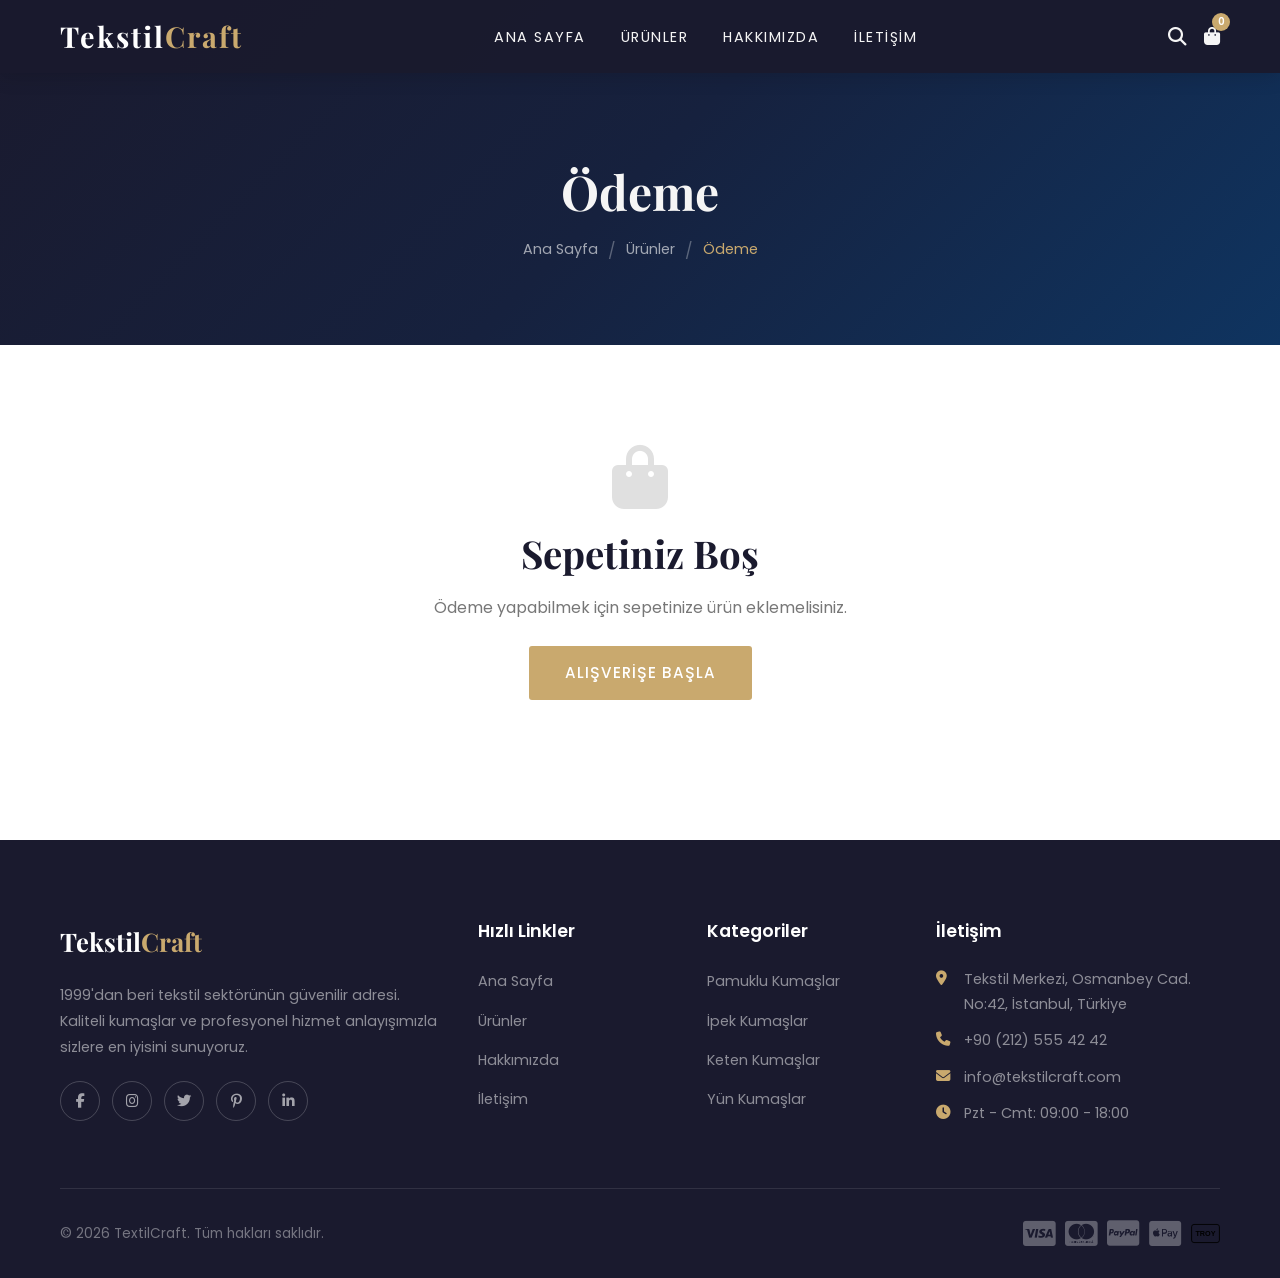
<file: checkout.html>
<!DOCTYPE html>
<html lang="tr">
<head>
  <meta charset="UTF-8">
  <meta name="viewport" content="width=device-width, initial-scale=1.0">
  <meta name="description" content="TextilCraft - Ödeme sayfası. Siparişinizi tamamlayın.">
  <title>Ödeme | TextilCraft</title>
  <link rel="preconnect" href="https://fonts.googleapis.com">
  <link rel="preconnect" href="https://fonts.gstatic.com" crossorigin>
  <link href="https://fonts.googleapis.com/css2?family=Playfair+Display:wght@400;500;600;700&family=Poppins:wght@300;400;500;600;700&display=swap" rel="stylesheet">
  <link rel="stylesheet" href="https://cdnjs.cloudflare.com/ajax/libs/font-awesome/6.5.1/css/all.min.css">
  <link rel="stylesheet" href="css/style.css">
</head>
<body>

  <!-- Preloader -->
  <div id="preloader">
    <div class="spinner"></div>
  </div>

  <!-- Header -->
  <header class="header scrolled" id="header">
    <div class="container">
      <a href="index.html" class="logo">Tekstil<span>Craft</span></a>
      <nav>
        <ul class="nav-links" id="navLinks">
          <li><a href="index.html">Ana Sayfa</a></li>
          <li><a href="products.html">Ürünler</a></li>
          <li><a href="about.html">Hakkımızda</a></li>
          <li><a href="contact.html">İletişim</a></li>
        </ul>
      </nav>
      <div class="nav-icons">
        <a href="#" id="searchToggle"><i class="fas fa-search"></i></a>
        <a href="#" id="cartToggle" class="cart-icon">
          <i class="fas fa-shopping-bag"></i>
          <span class="cart-count" id="cartCount">0</span>
        </a>
        <div class="menu-toggle" id="menuToggle">
          <span></span>
          <span></span>
          <span></span>
        </div>
      </div>
    </div>
  </header>

  <!-- Page Header -->
  <section class="page-header">
    <div class="hero-bg-pattern"></div>
    <h1>Ödeme</h1>
    <div class="breadcrumb">
      <a href="index.html">Ana Sayfa</a>
      <span>/</span>
      <a href="products.html">Ürünler</a>
      <span>/</span>
      <span class="current">Ödeme</span>
    </div>
  </section>

  <!-- Checkout Section -->
  <section class="checkout-section">
    <div class="container">
      <div class="checkout-grid">
        <!-- Checkout Form -->
        <div class="checkout-form">
          <h3><i class="fas fa-user" style="margin-right: 10px; color: var(--accent);"></i>Teslimat Bilgileri</h3>
          <form id="checkoutForm">
            <div class="form-row" style="display: grid; grid-template-columns: 1fr 1fr; gap: 15px;">
              <div class="form-group">
                <label for="firstName">Ad *</label>
                <input type="text" id="firstName" placeholder="Adınız" required>
              </div>
              <div class="form-group">
                <label for="lastName">Soyad *</label>
                <input type="text" id="lastName" placeholder="Soyadınız" required>
              </div>
            </div>
            <div class="form-group">
              <label for="email">E-posta *</label>
              <input type="email" id="email" placeholder="ornek@email.com" required>
            </div>
            <div class="form-group">
              <label for="phone">Telefon *</label>
              <input type="tel" id="phone" placeholder="+90 (5XX) XXX XX XX" required>
            </div>
            <div class="form-group">
              <label for="address">Adres *</label>
              <input type="text" id="address" placeholder="Sokak, Mahalle, Bina No" required>
            </div>
            <div class="form-row" style="display: grid; grid-template-columns: 1fr 1fr; gap: 15px;">
              <div class="form-group">
                <label for="city">Şehir *</label>
                <select id="city" required>
                  <option value="">Şehir Seçin</option>
                  <option value="istanbul">İstanbul</option>
                  <option value="ankara">Ankara</option>
                  <option value="izmir">İzmir</option>
                  <option value="bursa">Bursa</option>
                  <option value="antalya">Antalya</option>
                  <option value="adana">Adana</option>
                  <option value="konya">Konya</option>
                  <option value="gaziantep">Gaziantep</option>
                  <option value="diger">Diğer</option>
                </select>
              </div>
              <div class="form-group">
                <label for="zip">Posta Kodu *</label>
                <input type="text" id="zip" placeholder="34000" required>
              </div>
            </div>
            <div class="form-group" style="margin-top: 10px;">
              <label style="display: flex; align-items: center; gap: 8px; cursor: pointer; font-weight: 400;">
                <input type="checkbox" id="saveInfo" style="accent-color: var(--accent); width: 18px; height: 18px;">
                Bilgilerimi sonraki siparişlerim için kaydet
              </label>
            </div>

            <h3 style="margin-top: 35px;"><i class="fas fa-credit-card" style="margin-right: 10px; color: var(--accent);"></i>Ödeme Yöntemi</h3>
            <div class="payment-methods">
              <div class="payment-option selected">
                <input type="radio" name="payment" value="credit" checked>
                <i class="fas fa-credit-card"></i>
                <span>Kredi / Banka Kartı</span>
              </div>
              <div class="payment-option">
                <input type="radio" name="payment" value="transfer">
                <i class="fas fa-university"></i>
                <span>Havale / EFT</span>
              </div>
              <div class="payment-option">
                <input type="radio" name="payment" value="door">
                <i class="fas fa-money-bill-wave"></i>
                <span>Kapıda Ödeme (+₺15.00)</span>
              </div>
            </div>

            <div id="creditCardFields" style="margin-top: 20px;">
              <div class="form-group">
                <label for="cardNumber">Kart Numarası *</label>
                <input type="text" id="cardNumber" placeholder="XXXX XXXX XXXX XXXX" maxlength="19">
              </div>
              <div class="form-row" style="display: grid; grid-template-columns: 1fr 1fr; gap: 15px;">
                <div class="form-group">
                  <label for="cardExpiry">Son Kullanma *</label>
                  <input type="text" id="cardExpiry" placeholder="AA/YY" maxlength="5">
                </div>
                <div class="form-group">
                  <label for="cardCvv">CVV *</label>
                  <input type="text" id="cardCvv" placeholder="XXX" maxlength="3">
                </div>
              </div>
            </div>

            <button type="submit" class="btn btn-primary checkout-btn">
              <i class="fas fa-lock" style="margin-right: 8px;"></i>Siparişi Tamamla
            </button>
          </form>
        </div>

        <!-- Order Summary -->
        <div class="checkout-summary">
          <h3><i class="fas fa-shopping-bag" style="margin-right: 10px; color: var(--accent);"></i>Sipariş Özeti</h3>
          <div class="checkout-items" id="checkoutItems">
            <!-- Items will be populated by JS -->
          </div>
          <div class="checkout-totals">
            <div class="total-row">
              <span>Ara Toplam</span>
              <span id="checkoutSubtotal">₺0.00</span>
            </div>
            <div class="total-row">
              <span>Kargo</span>
              <span id="checkoutShipping">Ücretsiz</span>
            </div>
            <div class="total-row">
              <span>KDV (%20)</span>
              <span id="checkoutTax">₺0.00</span>
            </div>
            <div class="total-row grand-total">
              <span>Toplam</span>
              <span id="checkoutGrandTotal">₺0.00</span>
            </div>
          </div>
          <div style="margin-top: 20px; padding: 15px; background: rgba(201,169,110,0.1); border-radius: 8px; text-align: center;">
            <i class="fas fa-shield-alt" style="color: var(--accent); font-size: 1.2rem;"></i>
            <p style="font-size: 0.85rem; margin-top: 5px; color: var(--text-muted);">256-bit SSL ile güvenli ödeme</p>
          </div>
        </div>
      </div>
    </div>
  </section>

  <!-- Footer -->
  <footer class="footer">
    <div class="container">
      <div class="footer-grid">
        <div class="footer-about">
          <div class="footer-logo">Tekstil<span>Craft</span></div>
          <p>1999'dan beri tekstil sektörünün güvenilir adresi. Kaliteli kumaşlar ve profesyonel hizmet anlayışımızla sizlere en iyisini sunuyoruz.</p>
          <div class="footer-social">
            <a href="https://facebook.com/tekstilcraft" target="_blank" rel="noopener noreferrer"><i class="fab fa-facebook-f"></i></a>
            <a href="https://instagram.com/tekstilcraft" target="_blank" rel="noopener noreferrer"><i class="fab fa-instagram"></i></a>
            <a href="https://twitter.com/tekstilcraft" target="_blank" rel="noopener noreferrer"><i class="fab fa-twitter"></i></a>
            <a href="https://pinterest.com/tekstilcraft" target="_blank" rel="noopener noreferrer"><i class="fab fa-pinterest-p"></i></a>
            <a href="https://linkedin.com/company/tekstilcraft" target="_blank" rel="noopener noreferrer"><i class="fab fa-linkedin-in"></i></a>
          </div>
        </div>
        <div class="footer-col">
          <h4>Hızlı Linkler</h4>
          <ul>
            <li><a href="index.html">Ana Sayfa</a></li>
            <li><a href="products.html">Ürünler</a></li>
            <li><a href="about.html">Hakkımızda</a></li>
            <li><a href="contact.html">İletişim</a></li>
          </ul>
        </div>
        <div class="footer-col">
          <h4>Kategoriler</h4>
          <ul>
            <li><a href="products.html?filter=pamuk">Pamuklu Kumaşlar</a></li>
            <li><a href="products.html?filter=ipek">İpek Kumaşlar</a></li>
            <li><a href="products.html?filter=keten">Keten Kumaşlar</a></li>
            <li><a href="products.html?filter=yun">Yün Kumaşlar</a></li>
          </ul>
        </div>
        <div class="footer-col">
          <h4>İletişim</h4>
          <ul class="footer-contact">
            <li><i class="fas fa-map-marker-alt"></i> Tekstil Merkezi, Osmanbey Cad. No:42, İstanbul, Türkiye</li>
            <li><i class="fas fa-phone"></i> +90 (212) 555 42 42</li>
            <li><i class="fas fa-envelope"></i> info@tekstilcraft.com</li>
            <li><i class="fas fa-clock"></i> Pzt - Cmt: 09:00 - 18:00</li>
          </ul>
        </div>
      </div>
      <div class="footer-bottom">
                <p>&copy; 2026 TextilCraft. Tüm hakları saklıdır.</p>
                <div class="payment-icons">
                  <i class="fab fa-cc-visa"></i>
                  <i class="fab fa-cc-mastercard"></i>
                  <i class="fab fa-cc-paypal"></i>
                  <i class="fab fa-cc-apple-pay"></i>
                  <img src="assets/images/troy.svg" alt="Troy" class="troy-icon">
                </div>
      </div>
    </div>
  </footer>

  <!-- Cart Sidebar -->
  <div class="cart-overlay" id="cartOverlay"></div>
  <div class="cart-sidebar" id="cartSidebar">
    <div class="cart-header">
      <h3>Sepetim (<span id="cartItemCount">0</span>)</h3>
      <button class="cart-close" id="cartClose">&times;</button>
    </div>
    <div class="cart-items" id="cartItems">
      <div class="cart-empty">
        <i class="fas fa-shopping-bag"></i>
        <p>Sepetiniz boş</p>
      </div>
    </div>
    <div class="cart-footer">
      <div class="cart-total">
        <span>Toplam:</span>
        <span id="cartTotal">₺0.00</span>
      </div>
      <a href="checkout.html" class="btn btn-primary">Ödemeye Geç</a>
    </div>
  </div>

  <!-- Search Overlay -->
  <div class="search-overlay" id="searchOverlay">
    <button class="search-close" id="searchClose">&times;</button>
    <h2>Ne Aramıştınız?</h2>
    <div class="search-input-wrap">
      <input type="text" id="searchInput" placeholder="Ürün adı veya kategori yazın...">
      <i class="fas fa-search search-icon"></i>
    </div>
    <div class="search-results" id="searchResults"></div>
  </div>

  <!-- Back to Top -->
  <button class="back-to-top" id="backToTop">
    <i class="fas fa-arrow-up"></i>
  </button>

  <script src="js/main.js"></script>
  <script>
    /* Checkout Page Logic */
    (function () {
      var cart = JSON.parse(localStorage.getItem('textilcraft_cart') || '[]');

      if (cart.length === 0) {
        document.querySelector('.checkout-grid').innerHTML =
          '<div style="text-align: center; padding: 60px 20px; grid-column: 1 / -1;">' +
          '<i class="fas fa-shopping-bag" style="font-size: 4rem; color: var(--border); margin-bottom: 20px;"></i>' +
          '<h2 style="margin-bottom: 15px;">Sepetiniz Boş</h2>' +
          '<p style="color: var(--text-muted); margin-bottom: 25px;">Ödeme yapabilmek için sepetinize ürün eklemelisiniz.</p>' +
          '<a href="products.html" class="btn btn-primary">Alışverişe Başla</a></div>';
        return;
      }

      // Populate order items
      var itemsHtml = '';
      var subtotal = 0;

      // Group items
      var grouped = {};
      for (var i = 0; i < cart.length; i++) {
        var key = cart[i].name;
        if (!grouped[key]) {
          grouped[key] = { name: cart[i].name, price: cart[i].price, img: cart[i].img, qty: 0 };
        }
        grouped[key].qty += (cart[i].qty || 1);
      }

      for (var k in grouped) {
        var item = grouped[k];
        var itemTotal = item.price * item.qty;
        subtotal += itemTotal;
        itemsHtml += '<div class="checkout-item">' +
          '<img src="' + item.img + '" alt="' + item.name + '">' +
          '<div class="checkout-item-info">' +
          '<h4>' + item.name + '</h4>' +
          '<p>Adet: ' + item.qty + '</p>' +
          '</div>' +
          '<span class="checkout-item-price">₺' + itemTotal.toFixed(2) + '</span>' +
          '</div>';
      }

      document.getElementById('checkoutItems').innerHTML = itemsHtml;

      var shipping = subtotal >= 500 ? 0 : 29.90;
      var tax = subtotal * 0.20;
      var grandTotal = subtotal + shipping + tax;

      document.getElementById('checkoutSubtotal').textContent = '₺' + subtotal.toFixed(2);
      document.getElementById('checkoutShipping').textContent = shipping === 0 ? 'Ücretsiz' : '₺' + shipping.toFixed(2);
      document.getElementById('checkoutTax').textContent = '₺' + tax.toFixed(2);
      document.getElementById('checkoutGrandTotal').textContent = '₺' + grandTotal.toFixed(2);

      // Card number formatting
      var cardNum = document.getElementById('cardNumber');
      if (cardNum) {
        cardNum.addEventListener('input', function () {
          var val = this.value.replace(/\D/g, '').substring(0, 16);
          var formatted = val.replace(/(\d{4})(?=\d)/g, '$1 ');
          this.value = formatted;
        });
      }

      // Expiry formatting
      var cardExp = document.getElementById('cardExpiry');
      if (cardExp) {
        cardExp.addEventListener('input', function () {
          var val = this.value.replace(/\D/g, '').substring(0, 4);
          if (val.length > 2) val = val.substring(0, 2) + '/' + val.substring(2);
          this.value = val;
        });
      }

      // Payment method toggle
      function selectPayment(el) {
        var options = document.querySelectorAll('.payment-option');
        for (var p = 0; p < options.length; p++) {
          options[p].classList.remove('selected');
          options[p].querySelector('input').checked = false;
        }
        el.classList.add('selected');
        el.querySelector('input').checked = true;

        var ccFields = document.getElementById('creditCardFields');
        var method = el.querySelector('input').value;
        if (ccFields) {
          ccFields.style.display = method === 'credit' ? '' : 'none';
        }

        // Update door payment surcharge
        var grandEl = document.getElementById('checkoutGrandTotal');
        var doorFee = method === 'door' ? 15 : 0;
        var newGrand = subtotal + shipping + tax + doorFee;
        grandEl.textContent = '₺' + newGrand.toFixed(2);
      }

      // Attach click handlers to payment options
      var paymentOptions = document.querySelectorAll('.payment-option');
      for (var po = 0; po < paymentOptions.length; po++) {
        paymentOptions[po].addEventListener('click', function () {
          selectPayment(this);
        });
      }

      // Form submission
      var checkoutForm = document.getElementById('checkoutForm');
      if (checkoutForm) {
        checkoutForm.addEventListener('submit', function (e) {
          e.preventDefault();

          var firstName = document.getElementById('firstName').value.trim();
          var lastName = document.getElementById('lastName').value.trim();
          var email = document.getElementById('email').value.trim();
          var phone = document.getElementById('phone').value.trim();
          var address = document.getElementById('address').value.trim();
          var city = document.getElementById('city').value;

          if (!firstName || !lastName || !email || !phone || !address || !city) {
            alert('Lütfen tüm zorunlu alanları doldurun.');
            return;
          }

          // Validate credit card fields if credit card is selected
          var selectedPayment = document.querySelector('input[name="payment"]:checked');
          if (selectedPayment && selectedPayment.value === 'credit') {
            var cardNumber = document.getElementById('cardNumber').value.replace(/\s/g, '');
            var cardExpiry = document.getElementById('cardExpiry').value.trim();
            var cardCvv = document.getElementById('cardCvv').value.trim();
            if (!cardNumber || cardNumber.length < 16 || !cardExpiry || cardExpiry.length < 5 || !cardCvv || cardCvv.length < 3) {
              alert('Lütfen kart bilgilerini eksiksiz doldurun.');
              return;
            }
          }

          // Simulate order
          localStorage.removeItem('textilcraft_cart');

          document.querySelector('.checkout-grid').innerHTML =
            '<div style="text-align: center; padding: 60px 20px; grid-column: 1 / -1;">' +
            '<i class="fas fa-check-circle" style="font-size: 5rem; color: #27ae60; margin-bottom: 20px;"></i>' +
            '<h2 style="margin-bottom: 15px;">Siparişiniz Alındı!</h2>' +
            '<p style="color: var(--text-muted); margin-bottom: 10px;">Sipariş numaranız: <strong>TC-' + Date.now().toString().slice(-6) + '</strong></p>' +
            '<p style="color: var(--text-muted); margin-bottom: 25px;">Sipariş detayları <strong>' + email + '</strong> adresine gönderildi.</p>' +
            '<a href="index.html" class="btn btn-primary">Ana Sayfaya Dön</a>' +
            '&nbsp;&nbsp;' +
            '<a href="products.html" class="btn btn-dark">Alışverişe Devam Et</a></div>';

          // Update cart count in header
          var cartCountEl = document.getElementById('cartCount');
          if (cartCountEl) cartCountEl.textContent = '0';
        });
      }
    })();
  </script>
</body>
</html>
</file>
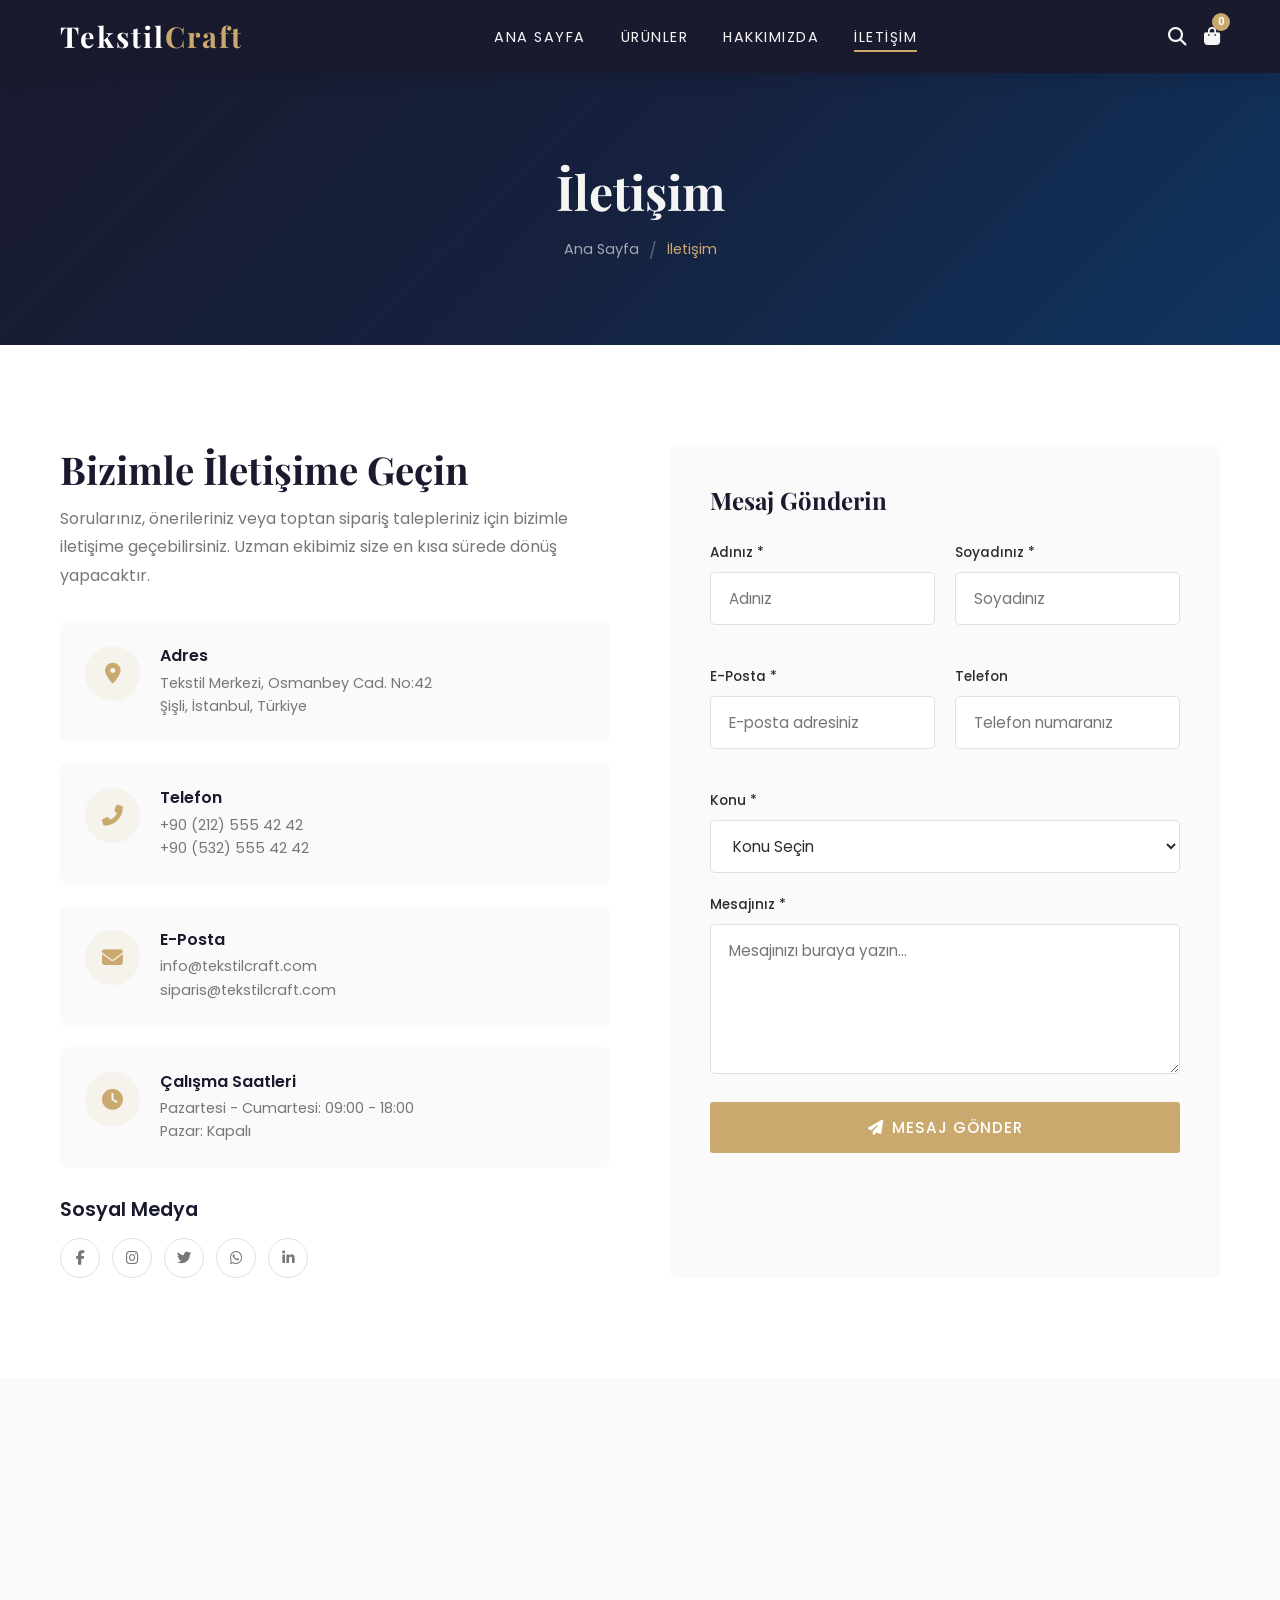
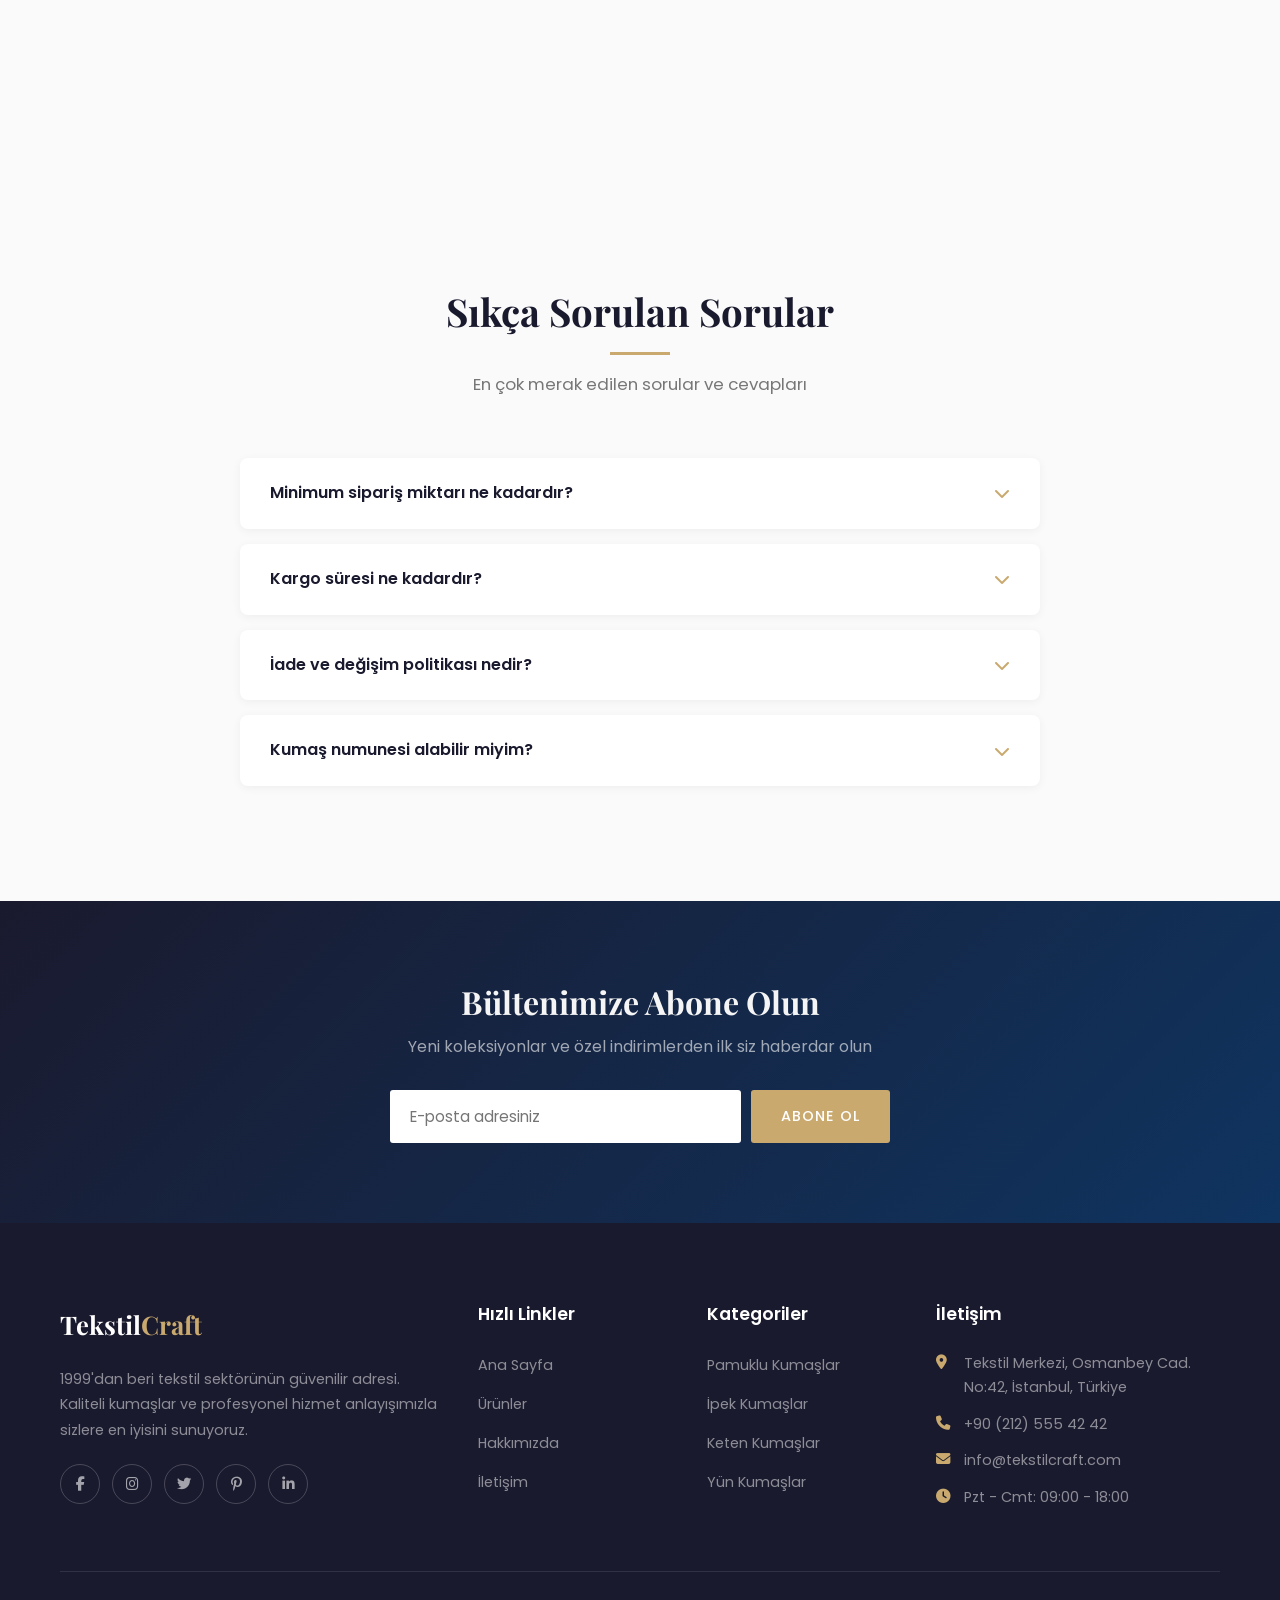
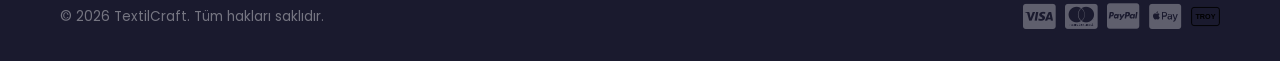
<file: contact.html>
<!DOCTYPE html>
<html lang="tr">
<head>
  <meta charset="UTF-8">
  <meta name="viewport" content="width=device-width, initial-scale=1.0">
  <meta name="description" content="TextilCraft - Bizimle iletişime geçin. Sorularınız ve siparişleriniz için buradayız.">
  <title>İletişim | TextilCraft</title>
  <link rel="preconnect" href="https://fonts.googleapis.com">
  <link rel="preconnect" href="https://fonts.gstatic.com" crossorigin>
  <link href="https://fonts.googleapis.com/css2?family=Playfair+Display:wght@400;500;600;700&family=Poppins:wght@300;400;500;600;700&display=swap" rel="stylesheet">
  <link rel="stylesheet" href="https://cdnjs.cloudflare.com/ajax/libs/font-awesome/6.5.1/css/all.min.css">
  <link rel="stylesheet" href="css/style.css">
</head>
<body>

  <!-- Preloader -->
  <div id="preloader">
    <div class="spinner"></div>
  </div>

  <!-- Header -->
  <header class="header scrolled" id="header">
    <div class="container">
      <a href="index.html" class="logo">Tekstil<span>Craft</span></a>
      <nav>
        <ul class="nav-links" id="navLinks">
          <li><a href="index.html">Ana Sayfa</a></li>
          <li><a href="products.html">Ürünler</a></li>
          <li><a href="about.html">Hakkımızda</a></li>
          <li><a href="contact.html" class="active">İletişim</a></li>
        </ul>
      </nav>
      <div class="nav-icons">
        <a href="#" id="searchToggle"><i class="fas fa-search"></i></a>
        <a href="#" id="cartToggle" class="cart-icon">
          <i class="fas fa-shopping-bag"></i>
          <span class="cart-count" id="cartCount">0</span>
        </a>
        <div class="menu-toggle" id="menuToggle">
          <span></span>
          <span></span>
          <span></span>
        </div>
      </div>
    </div>
  </header>

  <!-- Page Header -->
  <section class="page-header">
    <div class="hero-bg-pattern"></div>
    <h1>İletişim</h1>
    <div class="breadcrumb">
      <a href="index.html">Ana Sayfa</a>
      <span>/</span>
      <span class="current">İletişim</span>
    </div>
  </section>

  <!-- Contact Section -->
  <section class="section contact-section">
    <div class="container">
      <div class="contact-grid">
        <!-- Contact Info -->
        <div class="fade-in-left">
          <h2 class="contact-heading">Bizimle İletişime Geçin</h2>
          <p class="contact-subtext">Sorularınız, önerileriniz veya toptan sipariş talepleriniz için bizimle iletişime geçebilirsiniz. Uzman ekibimiz size en kısa sürede dönüş yapacaktır.</p>
          
          <div class="contact-info-cards">
            <div class="contact-info-card">
              <div class="icon">
                <i class="fas fa-map-marker-alt"></i>
              </div>
              <div>
                <h4>Adres</h4>
                <p>Tekstil Merkezi, Osmanbey Cad. No:42<br>Şişli, İstanbul, Türkiye</p>
              </div>
            </div>
            <div class="contact-info-card">
              <div class="icon">
                <i class="fas fa-phone-alt"></i>
              </div>
              <div>
                <h4>Telefon</h4>
                <p>+90 (212) 555 42 42<br>+90 (532) 555 42 42</p>
              </div>
            </div>
            <div class="contact-info-card">
              <div class="icon">
                <i class="fas fa-envelope"></i>
              </div>
              <div>
                <h4>E-Posta</h4>
                <p>info@tekstilcraft.com<br>siparis@tekstilcraft.com</p>
              </div>
            </div>
            <div class="contact-info-card">
              <div class="icon">
                <i class="fas fa-clock"></i>
              </div>
              <div>
                <h4>Çalışma Saatleri</h4>
                <p>Pazartesi - Cumartesi: 09:00 - 18:00<br>Pazar: Kapalı</p>
              </div>
            </div>
          </div>

          <!-- Social Media -->
          <div class="contact-social-wrap">
            <h4 class="contact-social-title">Sosyal Medya</h4>
            <div class="footer-social">
              <a href="#"><i class="fab fa-facebook-f"></i></a>
              <a href="#"><i class="fab fa-instagram"></i></a>
              <a href="#"><i class="fab fa-twitter"></i></a>
              <a href="#"><i class="fab fa-whatsapp"></i></a>
              <a href="#"><i class="fab fa-linkedin-in"></i></a>
            </div>
          </div>
        </div>

        <!-- Contact Form -->
        <div class="contact-form fade-in-right">
          <h3>Mesaj Gönderin</h3>
          <form id="contactForm">
            <div class="form-row">
              <div class="form-group">
                <label for="firstName">Adınız *</label>
                <input type="text" id="firstName" name="firstName" placeholder="Adınız" required>
              </div>
              <div class="form-group">
                <label for="lastName">Soyadınız *</label>
                <input type="text" id="lastName" name="lastName" placeholder="Soyadınız" required>
              </div>
            </div>
            <div class="form-row">
              <div class="form-group">
                <label for="email">E-Posta *</label>
                <input type="email" id="email" name="email" placeholder="E-posta adresiniz" required>
              </div>
              <div class="form-group">
                <label for="phone">Telefon</label>
                <input type="tel" id="phone" name="phone" placeholder="Telefon numaranız">
              </div>
            </div>
            <div class="form-group">
              <label for="subject">Konu *</label>
              <select id="subject" name="subject" required>
                <option value="">Konu Seçin</option>
                <option value="genel">Genel Bilgi</option>
                <option value="siparis">Sipariş Bilgisi</option>
                <option value="toptan">Toptan Satış</option>
                <option value="iade">İade ve Değişim</option>
                <option value="isbirligi">İş Birliği</option>
                <option value="diger">Diğer</option>
              </select>
            </div>
            <div class="form-group">
              <label for="message">Mesajınız *</label>
              <textarea id="message" name="message" placeholder="Mesajınızı buraya yazın..." required></textarea>
            </div>
            <button type="submit" class="btn btn-primary" style="width: 100%; text-align: center;">
              <i class="fas fa-paper-plane" style="margin-right: 8px;"></i>Mesaj Gönder
            </button>
          </form>
        </div>
      </div>
    </div>
  </section>

  <!-- Map Section -->
  <section class="map-section">
    <iframe src="https://www.google.com/maps/embed?pb=!1m18!1m12!1m3!1d3009.1!2d28.9874!3d41.0522!2m3!1f0!2f0!3f0!3m2!1i1024!2i768!4f13.1!3m3!1m2!1s0x14cab7a3e6a5ef61%3A0x56ac2b29f0e3e4e1!2sOsmanbey%2C%20%C5%9Ei%C5%9Fli%2F%C4%B0stanbul!5e0!3m2!1str!2str!4v1700000000000" allowfullscreen="" loading="lazy" referrerpolicy="no-referrer-when-downgrade" title="TextilCraft Konum"></iframe>
  </section>

  <!-- FAQ Section -->
  <section class="section" style="background: var(--bg-light);">
    <div class="container">
      <div class="section-title fade-in">
        <h2>Sıkça Sorulan Sorular</h2>
        <p>En çok merak edilen sorular ve cevapları</p>
      </div>
      <div class="faq-container">
        <div class="faq-item fade-in">
          <div class="faq-question">
            <h4>Minimum sipariş miktarı ne kadardır?</h4>
            <i class="fas fa-chevron-down"></i>
          </div>
          <div class="faq-answer">
            <p>Perakende siparişlerde minimum sipariş miktarı bulunmamaktadır. Toptan siparişlerde ise minimum 50 metre kumaş siparişi alınmaktadır. Detaylı bilgi için bizimle iletişime geçebilirsiniz.</p>
          </div>
        </div>
        <div class="faq-item fade-in">
          <div class="faq-question">
            <h4>Kargo süresi ne kadardır?</h4>
            <i class="fas fa-chevron-down"></i>
          </div>
          <div class="faq-answer">
            <p>İstanbul içi siparişler 1-2 iş günü, yurt içi siparişler 3-5 iş günü, yurt dışı siparişler ise 7-14 iş günü içinde teslim edilmektedir.</p>
          </div>
        </div>
        <div class="faq-item fade-in">
          <div class="faq-question">
            <h4>İade ve değişim politikası nedir?</h4>
            <i class="fas fa-chevron-down"></i>
          </div>
          <div class="faq-answer">
            <p>Ürünlerimizi teslim aldığınız tarihten itibaren 14 gün içinde iade edebilirsiniz. Kesilmiş veya kullanılmış kumaşlar iade kapsamı dışındadır. Üretim hatası bulunan ürünlerde koşulsuz iade garantisi sunuyoruz.</p>
          </div>
        </div>
        <div class="faq-item fade-in">
          <div class="faq-question">
            <h4>Kumaş numunesi alabilir miyim?</h4>
            <i class="fas fa-chevron-down"></i>
          </div>
          <div class="faq-answer">
            <p>Evet, tüm kumaş çeşitlerimizden ücretsiz numune gönderimi yapıyoruz. Numune talebi için iletişim formumuzu doldurabilir veya doğrudan bizi arayabilirsiniz.</p>
          </div>
        </div>
      </div>
    </div>
  </section>

  <!-- Newsletter -->
  <section class="newsletter">
    <div class="container fade-in">
      <h2>Bültenimize Abone Olun</h2>
      <p>Yeni koleksiyonlar ve özel indirimlerden ilk siz haberdar olun</p>
      <form class="newsletter-form" id="newsletterForm">
        <input type="email" placeholder="E-posta adresiniz" required>
        <button type="submit" class="btn">Abone Ol</button>
      </form>
    </div>
  </section>

  <!-- Footer -->
  <footer class="footer">
    <div class="container">
      <div class="footer-grid">
        <div class="footer-about">
          <div class="footer-logo">Tekstil<span>Craft</span></div>
          <p>1999'dan beri tekstil sektörünün güvenilir adresi. Kaliteli kumaşlar ve profesyonel hizmet anlayışımızla sizlere en iyisini sunuyoruz.</p>
          <div class="footer-social">
            <a href="https://facebook.com/tekstilcraft" target="_blank" rel="noopener noreferrer"><i class="fab fa-facebook-f"></i></a>
            <a href="https://instagram.com/tekstilcraft" target="_blank" rel="noopener noreferrer"><i class="fab fa-instagram"></i></a>
            <a href="https://twitter.com/tekstilcraft" target="_blank" rel="noopener noreferrer"><i class="fab fa-twitter"></i></a>
            <a href="https://pinterest.com/tekstilcraft" target="_blank" rel="noopener noreferrer"><i class="fab fa-pinterest-p"></i></a>
            <a href="https://linkedin.com/company/tekstilcraft" target="_blank" rel="noopener noreferrer"><i class="fab fa-linkedin-in"></i></a>
          </div>
        </div>
        <div class="footer-col">
          <h4>Hızlı Linkler</h4>
          <ul>
            <li><a href="index.html">Ana Sayfa</a></li>
            <li><a href="products.html">Ürünler</a></li>
            <li><a href="about.html">Hakkımızda</a></li>
            <li><a href="contact.html">İletişim</a></li>
          </ul>
        </div>
        <div class="footer-col">
          <h4>Kategoriler</h4>
          <ul>
            <li><a href="products.html?filter=pamuk">Pamuklu Kumaşlar</a></li>
            <li><a href="products.html?filter=ipek">İpek Kumaşlar</a></li>
            <li><a href="products.html?filter=keten">Keten Kumaşlar</a></li>
            <li><a href="products.html?filter=yun">Yün Kumaşlar</a></li>
          </ul>
        </div>
        <div class="footer-col">
          <h4>İletişim</h4>
          <ul class="footer-contact">
            <li><i class="fas fa-map-marker-alt"></i> Tekstil Merkezi, Osmanbey Cad. No:42, İstanbul, Türkiye</li>
            <li><i class="fas fa-phone"></i> +90 (212) 555 42 42</li>
            <li><i class="fas fa-envelope"></i> info@tekstilcraft.com</li>
            <li><i class="fas fa-clock"></i> Pzt - Cmt: 09:00 - 18:00</li>
          </ul>
        </div>
      </div>
      <div class="footer-bottom">
                <p>&copy; 2026 TextilCraft. Tüm hakları saklıdır.</p>
                <div class="payment-icons">
                  <i class="fab fa-cc-visa"></i>
                  <i class="fab fa-cc-mastercard"></i>
                  <i class="fab fa-cc-paypal"></i>
                  <i class="fab fa-cc-apple-pay"></i>
                  <img src="assets/images/troy.svg" alt="Troy" class="troy-icon">
                </div>
      </div>
    </div>
  </footer>

  <!-- Cart Sidebar -->
  <div class="cart-overlay" id="cartOverlay"></div>
  <div class="cart-sidebar" id="cartSidebar">
    <div class="cart-header">
      <h3>Sepetim (<span id="cartItemCount">0</span>)</h3>
      <button class="cart-close" id="cartClose">&times;</button>
    </div>
    <div class="cart-items" id="cartItems">
      <div class="cart-empty">
        <i class="fas fa-shopping-bag"></i>
        <p>Sepetiniz boş</p>
      </div>
    </div>
    <div class="cart-footer">
      <div class="cart-total">
        <span>Toplam:</span>
        <span id="cartTotal">₺0.00</span>
      </div>
      <a href="checkout.html" class="btn btn-primary">Ödemeye Geç</a>
    </div>
  </div>

  <!-- Search Overlay -->
  <div class="search-overlay" id="searchOverlay">
    <button class="search-close" id="searchClose">&times;</button>
    <h2>Ne Aramıştınız?</h2>
    <div class="search-input-wrap">
      <input type="text" id="searchInput" placeholder="Ürün adı veya kategori yazın...">
      <i class="fas fa-search search-icon"></i>
    </div>
    <div class="search-results" id="searchResults"></div>
  </div>

  <!-- Back to Top -->
  <button class="back-to-top" id="backToTop">
    <i class="fas fa-arrow-up"></i>
  </button>

  <script src="js/main.js"></script>
</body>
</html>
</file>
<file: css/style.css>
/* =============================================
   TEXTILE SHOPIFY - MAIN STYLESHEET
   Professional Textile Industry E-Commerce
   ============================================= */

/* ---------- CSS Variables ---------- */
:root {
  --primary: #1a1a2e;
  --primary-light: #16213e;
  --accent: #c9a96e;
  --accent-hover: #b8923f;
  --text-dark: #2c2c2c;
  --text-light: #f5f5f5;
  --text-muted: #777;
  --bg-light: #fafafa;
  --bg-white: #ffffff;
  --bg-dark: #1a1a2e;
  --border: #e0e0e0;
  --shadow: 0 4px 20px rgba(0, 0, 0, 0.08);
  --shadow-hover: 0 8px 30px rgba(0, 0, 0, 0.15);
  --transition: all 0.3s ease;
  --font-heading: 'Playfair Display', serif;
  --font-body: 'Poppins', sans-serif;
  --container-width: 1200px;
}

/* ---------- Reset & Base ---------- */
*,
*::before,
*::after {
  margin: 0;
  padding: 0;
  box-sizing: border-box;
}

html {
  scroll-behavior: smooth;
  font-size: 16px;
}

body {
  font-family: var(--font-body);
  color: var(--text-dark);
  background-color: var(--bg-white);
  line-height: 1.7;
  overflow-x: hidden;
}

a {
  text-decoration: none;
  color: inherit;
  transition: var(--transition);
}

ul {
  list-style: none;
}

img {
  max-width: 100%;
  height: auto;
  display: block;
}

button {
  cursor: pointer;
  border: none;
  outline: none;
  font-family: var(--font-body);
}

.container {
  max-width: var(--container-width);
  margin: 0 auto;
  padding: 0 20px;
}

/* ---------- Typography ---------- */
h1, h2, h3, h4 {
  font-family: var(--font-heading);
  line-height: 1.3;
  color: var(--primary);
}

h1 { font-size: 3.2rem; }
h2 { font-size: 2.4rem; }
h3 { font-size: 1.6rem; }
h4 { font-size: 1.2rem; }

p {
  margin-bottom: 1rem;
  color: var(--text-muted);
}

/* ---------- Utility Classes ---------- */
.section {
  padding: 100px 0;
}

.section-title {
  text-align: center;
  margin-bottom: 60px;
}

.section-title h2 {
  position: relative;
  display: inline-block;
  margin-bottom: 15px;
}

.section-title h2::after {
  content: '';
  display: block;
  width: 60px;
  height: 3px;
  background: var(--accent);
  margin: 15px auto 0;
}

.section-title p {
  max-width: 600px;
  margin: 0 auto;
  font-size: 1.05rem;
}

.btn {
  display: inline-block;
  padding: 14px 36px;
  font-size: 0.95rem;
  font-weight: 500;
  letter-spacing: 1px;
  text-transform: uppercase;
  border-radius: 3px;
  transition: var(--transition);
}

.btn-primary {
  background: var(--accent);
  color: var(--bg-white);
}

.btn-primary:hover {
  background: var(--accent-hover);
  transform: translateY(-2px);
  box-shadow: var(--shadow-hover);
}

.btn-outline {
  background: transparent;
  color: var(--bg-white);
  border: 2px solid var(--bg-white);
}

.btn-outline:hover {
  background: var(--bg-white);
  color: var(--primary);
}

.btn-dark {
  background: var(--primary);
  color: var(--bg-white);
}

.btn-dark:hover {
  background: var(--primary-light);
  transform: translateY(-2px);
}

/* ---------- Preloader ---------- */
#preloader {
  position: fixed;
  top: 0;
  left: 0;
  width: 100%;
  height: 100%;
  background: var(--bg-white);
  display: flex;
  align-items: center;
  justify-content: center;
  z-index: 99999;
  transition: opacity 0.5s ease;
}

#preloader.hidden {
  opacity: 0;
  pointer-events: none;
}

.spinner {
  width: 50px;
  height: 50px;
  border: 3px solid var(--border);
  border-top-color: var(--accent);
  border-radius: 50%;
  animation: spin 0.8s linear infinite;
}

@keyframes spin {
  to { transform: rotate(360deg); }
}

/* ---------- Header / Navbar ---------- */
.header {
  position: fixed;
  top: 0;
  left: 0;
  width: 100%;
  z-index: 1000;
  transition: var(--transition);
  padding: 20px 0;
}

.header.scrolled {
  background: rgba(26, 26, 46, 0.97);
  padding: 12px 0;
  box-shadow: 0 2px 20px rgba(0, 0, 0, 0.15);
}

.header .container {
  display: flex;
  justify-content: space-between;
  align-items: center;
}

.logo {
  font-family: var(--font-heading);
  font-size: 1.8rem;
  font-weight: 700;
  color: var(--bg-white);
  letter-spacing: 2px;
}

.logo span {
  color: var(--accent);
}

.nav-links {
  display: flex;
  align-items: center;
  gap: 35px;
}

.nav-links a {
  color: var(--text-light);
  font-size: 0.9rem;
  font-weight: 400;
  text-transform: uppercase;
  letter-spacing: 1.5px;
  position: relative;
}

.nav-links a::after {
  content: '';
  position: absolute;
  bottom: -5px;
  left: 0;
  width: 0;
  height: 2px;
  background: var(--accent);
  transition: var(--transition);
}

.nav-links a:hover::after,
.nav-links a.active::after {
  width: 100%;
}

.nav-links a:hover {
  color: var(--accent);
}

.nav-icons {
  display: flex;
  align-items: center;
  gap: 18px;
}

.nav-icons a {
  color: var(--text-light);
  font-size: 1.15rem;
}

.nav-icons a:hover {
  color: var(--accent);
}

.cart-icon {
  position: relative;
}

.cart-count {
  position: absolute;
  top: -8px;
  right: -10px;
  background: var(--accent);
  color: white;
  font-size: 0.65rem;
  width: 18px;
  height: 18px;
  border-radius: 50%;
  display: flex;
  align-items: center;
  justify-content: center;
  font-weight: 600;
}

/* Mobile Menu Toggle */
.menu-toggle {
  display: none;
  flex-direction: column;
  gap: 5px;
  cursor: pointer;
  z-index: 1001;
}

.menu-toggle span {
  width: 28px;
  height: 2px;
  background: var(--text-light);
  transition: var(--transition);
}

.menu-toggle.active span:nth-child(1) {
  transform: rotate(45deg) translate(5px, 5px);
}

.menu-toggle.active span:nth-child(2) {
  opacity: 0;
}

.menu-toggle.active span:nth-child(3) {
  transform: rotate(-45deg) translate(5px, -5px);
}

/* ---------- Hero Section ---------- */
.hero {
  height: 100vh;
  min-height: 700px;
  display: flex;
  align-items: center;
  justify-content: center;
  text-align: center;
  position: relative;
  overflow: hidden;
  background: linear-gradient(135deg, #1a1a2e 0%, #16213e 50%, #0f3460 100%);
}

.hero-bg-pattern {
  position: absolute;
  top: 0;
  left: 0;
  width: 100%;
  height: 100%;
  opacity: 0.05;
  background-image: 
    repeating-linear-gradient(45deg, transparent, transparent 35px, rgba(255,255,255,0.1) 35px, rgba(255,255,255,0.1) 36px),
    repeating-linear-gradient(-45deg, transparent, transparent 35px, rgba(255,255,255,0.1) 35px, rgba(255,255,255,0.1) 36px);
}

.hero-content {
  position: relative;
  z-index: 2;
  max-width: 800px;
  padding: 0 20px;
}

.hero-content .subtitle {
  font-size: 1rem;
  letter-spacing: 5px;
  text-transform: uppercase;
  color: var(--accent);
  margin-bottom: 20px;
  font-weight: 300;
}

.hero-content h1 {
  color: var(--text-light);
  font-size: 4rem;
  margin-bottom: 25px;
  line-height: 1.2;
}

.hero-content h1 span {
  color: var(--accent);
}

.hero-content .hero-desc {
  color: rgba(255, 255, 255, 0.7);
  font-size: 1.1rem;
  margin-bottom: 40px;
  max-width: 550px;
  margin-left: auto;
  margin-right: auto;
}

.hero-buttons {
  display: flex;
  gap: 20px;
  justify-content: center;
  flex-wrap: wrap;
}

.hero-scroll {
  position: absolute;
  bottom: 40px;
  left: 50%;
  transform: translateX(-50%);
  z-index: 2;
}

.hero-scroll a {
  color: rgba(255, 255, 255, 0.5);
  font-size: 1.5rem;
  animation: bounce 2s infinite;
}

@keyframes bounce {
  0%, 20%, 50%, 80%, 100% { transform: translateY(0); }
  40% { transform: translateY(-10px); }
  60% { transform: translateY(-5px); }
}

/* Floating fabric elements */
.fabric-float {
  position: absolute;
  border-radius: 50%;
  opacity: 0.08;
  animation: float 6s ease-in-out infinite;
}

.fabric-float:nth-child(1) {
  width: 300px;
  height: 300px;
  background: var(--accent);
  top: -50px;
  right: -80px;
  animation-delay: 0s;
}

.fabric-float:nth-child(2) {
  width: 200px;
  height: 200px;
  background: var(--accent);
  bottom: 100px;
  left: -60px;
  animation-delay: 2s;
}

.fabric-float:nth-child(3) {
  width: 150px;
  height: 150px;
  background: #fff;
  top: 30%;
  right: 15%;
  animation-delay: 4s;
}

@keyframes float {
  0%, 100% { transform: translateY(0) rotate(0deg); }
  50% { transform: translateY(-20px) rotate(5deg); }
}

/* ---------- Features Bar ---------- */
.features-bar {
  background: var(--bg-white);
  padding: 40px 0;
  box-shadow: var(--shadow);
  position: relative;
  z-index: 3;
  margin-top: -40px;
  border-radius: 8px;
  margin-left: 20px;
  margin-right: 20px;
}

.features-bar .container {
  display: grid;
  grid-template-columns: repeat(4, 1fr);
  gap: 30px;
}

.feature-item {
  display: flex;
  align-items: center;
  gap: 15px;
  padding: 10px;
}

.feature-item i {
  font-size: 2rem;
  color: var(--accent);
  min-width: 40px;
}

.feature-item h4 {
  font-size: 0.95rem;
  margin-bottom: 3px;
  font-family: var(--font-body);
  font-weight: 600;
}

.feature-item p {
  font-size: 0.8rem;
  margin: 0;
}

/* ---------- Categories Section ---------- */
.categories {
  background: var(--bg-light);
}

.categories-grid {
  display: grid;
  grid-template-columns: repeat(4, 1fr);
  gap: 25px;
}

.category-card {
  position: relative;
  border-radius: 8px;
  overflow: hidden;
  height: 350px;
  cursor: pointer;
  box-shadow: var(--shadow);
}

.category-card .category-image {
  width: 100%;
  height: 100%;
  object-fit: cover;
  transition: transform 0.5s ease;
}

.category-card:hover .category-image {
  transform: scale(1.1);
}

.category-card .category-overlay {
  position: absolute;
  bottom: 0;
  left: 0;
  width: 100%;
  padding: 30px 20px;
  background: linear-gradient(transparent, rgba(0, 0, 0, 0.8));
  color: white;
  transition: var(--transition);
}

.category-card:hover .category-overlay {
  padding-bottom: 40px;
}

.category-overlay h3 {
  color: white;
  font-size: 1.3rem;
  margin-bottom: 5px;
}

.category-overlay p {
  color: rgba(255, 255, 255, 0.8);
  font-size: 0.85rem;
  margin: 0;
}

/* ---------- Products Section ---------- */
.products-section {
  background: var(--bg-white);
}

.product-filters {
  display: flex;
  justify-content: center;
  gap: 15px;
  margin-bottom: 50px;
  flex-wrap: wrap;
}

.filter-btn {
  padding: 10px 25px;
  background: transparent;
  border: 2px solid var(--border);
  color: var(--text-muted);
  font-size: 0.85rem;
  text-transform: uppercase;
  letter-spacing: 1px;
  border-radius: 30px;
  transition: var(--transition);
}

.filter-btn:hover,
.filter-btn.active {
  background: var(--primary);
  border-color: var(--primary);
  color: white;
}

.products-grid {
  display: grid;
  grid-template-columns: repeat(4, 1fr);
  gap: 30px;
}

.product-card {
  background: var(--bg-white);
  border-radius: 8px;
  overflow: hidden;
  box-shadow: var(--shadow);
  transition: var(--transition);
  position: relative;
}

.product-card:hover {
  transform: translateY(-8px);
  box-shadow: var(--shadow-hover);
}

.product-image {
  position: relative;
  height: 280px;
  overflow: hidden;
  background: var(--bg-light);
}

.product-image img {
  width: 100%;
  height: 100%;
  object-fit: cover;
  transition: transform 0.5s ease;
}

.product-card:hover .product-image img {
  transform: scale(1.08);
}

.product-badge {
  position: absolute;
  top: 15px;
  left: 15px;
  padding: 5px 12px;
  font-size: 0.7rem;
  font-weight: 600;
  text-transform: uppercase;
  letter-spacing: 1px;
  border-radius: 3px;
  color: white;
}

.badge-new {
  background: #27ae60;
}

.badge-sale {
  background: #e74c3c;
}

.badge-hot {
  background: var(--accent);
}

.product-actions {
  position: absolute;
  right: 15px;
  top: 50%;
  transform: translateY(-50%) translateX(60px);
  display: flex;
  flex-direction: column;
  gap: 8px;
  transition: var(--transition);
}

.product-card:hover .product-actions {
  transform: translateY(-50%) translateX(0);
}

.product-actions button {
  width: 40px;
  height: 40px;
  border-radius: 50%;
  background: var(--bg-white);
  color: var(--text-dark);
  display: flex;
  align-items: center;
  justify-content: center;
  font-size: 0.9rem;
  box-shadow: 0 2px 8px rgba(0,0,0,0.1);
  transition: var(--transition);
}

.product-actions button:hover {
  background: var(--accent);
  color: white;
}

.product-info {
  padding: 20px;
  text-align: center;
}

.product-info .product-category {
  font-size: 0.75rem;
  text-transform: uppercase;
  letter-spacing: 2px;
  color: var(--accent);
  margin-bottom: 5px;
}

.product-info h3 {
  font-size: 1.1rem;
  margin-bottom: 10px;
}

.product-info h3 a:hover {
  color: var(--accent);
}

.product-price {
  display: flex;
  align-items: center;
  justify-content: center;
  gap: 10px;
}

.product-price .current {
  font-size: 1.15rem;
  font-weight: 600;
  color: var(--primary);
}

.product-price .old {
  font-size: 0.9rem;
  color: var(--text-muted);
  text-decoration: line-through;
}

.product-rating {
  margin-top: 8px;
  color: var(--accent);
  font-size: 0.8rem;
}

.product-rating span {
  color: var(--text-muted);
  margin-left: 5px;
}

/* ---------- Banner Section ---------- */
.banner-section {
  background: linear-gradient(135deg, #1a1a2e 0%, #16213e 100%);
  padding: 100px 0;
  text-align: center;
  position: relative;
  overflow: hidden;
}

.banner-section .hero-bg-pattern {
  opacity: 0.03;
}

.banner-content {
  position: relative;
  z-index: 2;
}

.banner-content .subtitle {
  color: var(--accent);
  letter-spacing: 5px;
  text-transform: uppercase;
  font-size: 0.9rem;
  margin-bottom: 15px;
}

.banner-content h2 {
  color: var(--text-light);
  font-size: 3rem;
  margin-bottom: 20px;
}

.banner-content p {
  color: rgba(255,255,255,0.6);
  max-width: 500px;
  margin: 0 auto 35px;
  font-size: 1.05rem;
}

/* ---------- About / Story Section ---------- */
.about-section {
  background: var(--bg-light);
}

.about-grid {
  display: grid;
  grid-template-columns: 1fr 1fr;
  gap: 60px;
  align-items: center;
}

.about-image {
  position: relative;
}

.about-image .main-img {
  border-radius: 8px;
  box-shadow: var(--shadow-hover);
  width: 100%;
  height: 500px;
  object-fit: cover;
}

.about-image .experience-badge {
  position: absolute;
  bottom: -30px;
  right: -20px;
  background: var(--accent);
  color: white;
  padding: 25px 30px;
  border-radius: 8px;
  text-align: center;
  box-shadow: var(--shadow-hover);
}

.experience-badge .number {
  display: block;
  font-size: 2.5rem;
  font-weight: 700;
  font-family: var(--font-heading);
  line-height: 1;
}

.experience-badge .text {
  font-size: 0.8rem;
  text-transform: uppercase;
  letter-spacing: 2px;
}

.about-content .subtitle {
  color: var(--accent);
  letter-spacing: 4px;
  text-transform: uppercase;
  font-size: 0.85rem;
  margin-bottom: 10px;
}

.about-content h2 {
  margin-bottom: 20px;
  font-size: 2.4rem;
}

.about-content p {
  margin-bottom: 20px;
  font-size: 1rem;
  line-height: 1.8;
}

.about-stats {
  display: grid;
  grid-template-columns: repeat(3, 1fr);
  gap: 30px;
  margin-top: 30px;
  padding-top: 30px;
  border-top: 1px solid var(--border);
}

.stat-item {
  text-align: center;
}

.stat-item .stat-number {
  font-size: 2rem;
  font-weight: 700;
  color: var(--accent);
  font-family: var(--font-heading);
}

.stat-item .stat-label {
  font-size: 0.8rem;
  color: var(--text-muted);
  text-transform: uppercase;
  letter-spacing: 1px;
}

/* ---------- Testimonials ---------- */
.testimonials {
  background: var(--bg-white);
}

.testimonials-slider {
  display: grid;
  grid-template-columns: repeat(3, 1fr);
  gap: 30px;
}

.testimonial-card {
  background: var(--bg-light);
  padding: 40px 30px;
  border-radius: 8px;
  position: relative;
  transition: var(--transition);
}

.testimonial-card:hover {
  box-shadow: var(--shadow-hover);
  transform: translateY(-5px);
}

.testimonial-card .quote-icon {
  font-size: 3rem;
  color: var(--accent);
  opacity: 0.3;
  margin-bottom: 15px;
  font-family: serif;
  line-height: 1;
}

.testimonial-card .testimonial-text {
  font-style: italic;
  color: var(--text-dark);
  margin-bottom: 25px;
  font-size: 0.95rem;
  line-height: 1.8;
}

.testimonial-author {
  display: flex;
  align-items: center;
  gap: 15px;
}

.testimonial-author img {
  width: 50px;
  height: 50px;
  border-radius: 50%;
  object-fit: cover;
}

.testimonial-author .author-info h4 {
  font-size: 1rem;
  font-family: var(--font-body);
  font-weight: 600;
}

.testimonial-author .author-info p {
  font-size: 0.8rem;
  margin: 0;
}

.testimonial-stars {
  color: var(--accent);
  margin-bottom: 15px;
  font-size: 0.85rem;
}

/* ---------- Newsletter ---------- */
.newsletter {
  background: linear-gradient(135deg, #1a1a2e 0%, #0f3460 100%);
  padding: 80px 0;
  text-align: center;
  position: relative;
  overflow: hidden;
}

.newsletter h2 {
  color: var(--text-light);
  margin-bottom: 10px;
  font-size: 2rem;
}

.newsletter p {
  color: rgba(255,255,255,0.6);
  margin-bottom: 30px;
  font-size: 1rem;
}

.newsletter-form {
  display: flex;
  max-width: 500px;
  margin: 0 auto;
  gap: 10px;
}

.newsletter-form input {
  flex: 1;
  padding: 15px 20px;
  border: none;
  border-radius: 3px;
  font-size: 0.95rem;
  font-family: var(--font-body);
  outline: none;
}

.newsletter-form button {
  padding: 15px 30px;
  background: var(--accent);
  color: white;
  font-size: 0.9rem;
  font-weight: 500;
  text-transform: uppercase;
  letter-spacing: 1px;
  border-radius: 3px;
  transition: var(--transition);
}

.newsletter-form button:hover {
  background: var(--accent-hover);
}

/* ---------- Footer ---------- */
.footer {
  background: var(--bg-dark);
  color: rgba(255, 255, 255, 0.7);
  padding: 80px 0 30px;
}

.footer-grid {
  display: grid;
  grid-template-columns: 2fr 1fr 1fr 1.5fr;
  gap: 40px;
  margin-bottom: 50px;
}

.footer-about .footer-logo {
  font-family: var(--font-heading);
  font-size: 1.6rem;
  font-weight: 700;
  color: white;
  margin-bottom: 20px;
}

.footer-about .footer-logo span {
  color: var(--accent);
}

.footer-about p {
  color: rgba(255, 255, 255, 0.5);
  font-size: 0.9rem;
  margin-bottom: 20px;
  line-height: 1.8;
}

.footer-social {
  display: flex;
  gap: 12px;
}

.footer-social a {
  width: 40px;
  height: 40px;
  border-radius: 50%;
  border: 1px solid rgba(255, 255, 255, 0.2);
  display: flex;
  align-items: center;
  justify-content: center;
  color: rgba(255, 255, 255, 0.6);
  font-size: 0.9rem;
  transition: var(--transition);
}

.footer-social a:hover {
  background: var(--accent);
  border-color: var(--accent);
  color: white;
}

.footer-col h4 {
  color: white;
  font-size: 1.1rem;
  margin-bottom: 25px;
  font-family: var(--font-body);
  font-weight: 600;
}

.footer-col ul li {
  margin-bottom: 12px;
}

.footer-col ul li a {
  color: rgba(255, 255, 255, 0.5);
  font-size: 0.9rem;
  transition: var(--transition);
}

.footer-col ul li a:hover {
  color: var(--accent);
  padding-left: 5px;
}

.footer-contact li {
  display: flex;
  align-items: flex-start;
  gap: 12px;
  margin-bottom: 15px;
  color: rgba(255, 255, 255, 0.5);
  font-size: 0.9rem;
}

.footer-contact li i {
  color: var(--accent);
  margin-top: 4px;
  min-width: 16px;
}

.footer-bottom {
  border-top: 1px solid rgba(255, 255, 255, 0.1);
  padding-top: 30px;
  display: flex;
  justify-content: space-between;
  align-items: center;
  flex-wrap: wrap;
  gap: 15px;
}

.footer-bottom p {
  font-size: 0.85rem;
  color: rgba(255, 255, 255, 0.4);
  margin: 0;
}

.footer-bottom .payment-icons {
  display: flex;
  gap: 10px;
}

.footer-bottom .payment-icons i {
  font-size: 1.8rem;
  color: rgba(255, 255, 255, 0.3);
}

.footer-bottom .payment-icons .troy-icon {
  width: 1.8rem;
  height: auto;
  max-height: 1.8rem;
  color: rgba(255, 255, 255, 0.3);
  vertical-align: middle;
  display: inline-block;
}

/* ---------- Back to Top ---------- */
.back-to-top {
  position: fixed;
  bottom: 30px;
  right: 30px;
  width: 45px;
  height: 45px;
  background: var(--accent);
  color: white;
  border-radius: 50%;
  display: flex;
  align-items: center;
  justify-content: center;
  font-size: 1.1rem;
  opacity: 0;
  visibility: hidden;
  transition: var(--transition);
  z-index: 999;
  box-shadow: var(--shadow);
}

.back-to-top.visible {
  opacity: 1;
  visibility: visible;
}

.back-to-top:hover {
  background: var(--accent-hover);
  transform: translateY(-3px);
}

/* ---------- Page Header (Internal Pages) ---------- */
.page-header {
  background: linear-gradient(135deg, #1a1a2e 0%, #16213e 50%, #0f3460 100%);
  padding: 160px 0 80px;
  text-align: center;
  position: relative;
  overflow: hidden;
}

.page-header .hero-bg-pattern {
  opacity: 0.03;
}

.page-header h1 {
  color: var(--text-light);
  font-size: 3rem;
  margin-bottom: 15px;
  position: relative;
  z-index: 2;
}

.breadcrumb {
  display: flex;
  justify-content: center;
  gap: 10px;
  position: relative;
  z-index: 2;
}

.breadcrumb a {
  color: rgba(255, 255, 255, 0.6);
  font-size: 0.9rem;
}

.breadcrumb a:hover {
  color: var(--accent);
}

.breadcrumb span {
  color: rgba(255, 255, 255, 0.3);
}

.breadcrumb .current {
  color: var(--accent);
  font-size: 0.9rem;
}

/* ---------- Products Page ---------- */
.shop-controls {
  display: flex;
  justify-content: space-between;
  align-items: center;
  margin-bottom: 40px;
  flex-wrap: wrap;
  gap: 20px;
}

.shop-controls .result-count {
  color: var(--text-muted);
  font-size: 0.9rem;
}

.shop-controls .sort-select {
  padding: 10px 20px;
  border: 1px solid var(--border);
  border-radius: 5px;
  font-family: var(--font-body);
  font-size: 0.9rem;
  color: var(--text-dark);
  background: white;
  cursor: pointer;
  outline: none;
}

.products-page-grid {
  display: grid;
  grid-template-columns: repeat(3, 1fr);
  gap: 30px;
}

.pagination {
  display: flex;
  justify-content: center;
  gap: 8px;
  margin-top: 50px;
}

.pagination a {
  width: 42px;
  height: 42px;
  display: flex;
  align-items: center;
  justify-content: center;
  border: 1px solid var(--border);
  border-radius: 5px;
  color: var(--text-dark);
  font-size: 0.9rem;
  transition: var(--transition);
}

.pagination a:hover,
.pagination a.active {
  background: var(--primary);
  border-color: var(--primary);
  color: white;
}

/* ---------- About Page ---------- */
.about-page-intro {
  background: var(--bg-white);
}

.about-intro-grid {
  display: grid;
  grid-template-columns: 1fr 1fr;
  gap: 60px;
  align-items: center;
}

.about-intro-content h2 {
  margin-bottom: 20px;
}

.about-intro-content p {
  line-height: 1.9;
}

.values-section {
  background: var(--bg-light);
}

.values-grid {
  display: grid;
  grid-template-columns: repeat(3, 1fr);
  gap: 30px;
}

.value-card {
  background: var(--bg-white);
  padding: 40px 30px;
  border-radius: 8px;
  text-align: center;
  box-shadow: var(--shadow);
  transition: var(--transition);
}

.value-card:hover {
  transform: translateY(-8px);
  box-shadow: var(--shadow-hover);
}

.value-card .value-icon {
  width: 70px;
  height: 70px;
  margin: 0 auto 20px;
  background: rgba(201, 169, 110, 0.1);
  border-radius: 50%;
  display: flex;
  align-items: center;
  justify-content: center;
  font-size: 1.8rem;
  color: var(--accent);
}

.value-card h3 {
  margin-bottom: 12px;
  font-size: 1.3rem;
}

.value-card p {
  font-size: 0.9rem;
  line-height: 1.7;
}

.team-section {
  background: var(--bg-white);
}

.team-grid {
  display: grid;
  grid-template-columns: repeat(4, 1fr);
  gap: 30px;
}

.team-card {
  text-align: center;
  transition: var(--transition);
}

.team-card:hover {
  transform: translateY(-5px);
}

.team-card .team-photo {
  width: 180px;
  height: 180px;
  border-radius: 50%;
  margin: 0 auto 20px;
  overflow: hidden;
  box-shadow: var(--shadow);
}

.team-card .team-photo img {
  width: 100%;
  height: 100%;
  object-fit: cover;
}

.team-card h3 {
  font-size: 1.15rem;
  margin-bottom: 5px;
}

.team-card .team-role {
  color: var(--accent);
  font-size: 0.85rem;
  margin-bottom: 15px;
}

.team-card .team-social {
  display: flex;
  justify-content: center;
  gap: 10px;
}

.team-card .team-social a {
  width: 35px;
  height: 35px;
  border-radius: 50%;
  border: 1px solid var(--border);
  display: flex;
  align-items: center;
  justify-content: center;
  color: var(--text-muted);
  font-size: 0.8rem;
  transition: var(--transition);
}

.team-card .team-social a:hover {
  background: var(--accent);
  border-color: var(--accent);
  color: white;
}

/* ---------- Contact Page ---------- */
.contact-section {
  background: var(--bg-white);
}

.contact-grid {
  display: grid;
  grid-template-columns: 1fr 1fr;
  gap: 60px;
}

.contact-info-cards {
  display: grid;
  gap: 20px;
  margin-bottom: 30px;
}

.contact-info-card {
  display: flex;
  gap: 20px;
  padding: 25px;
  background: var(--bg-light);
  border-radius: 8px;
  transition: var(--transition);
}

.contact-info-card:hover {
  box-shadow: var(--shadow);
}

.contact-info-card .icon {
  width: 55px;
  height: 55px;
  background: rgba(201, 169, 110, 0.1);
  border-radius: 50%;
  display: flex;
  align-items: center;
  justify-content: center;
  font-size: 1.3rem;
  color: var(--accent);
  flex-shrink: 0;
}

.contact-info-card h4 {
  font-family: var(--font-body);
  font-weight: 600;
  margin-bottom: 5px;
  font-size: 1rem;
}

.contact-info-card p {
  font-size: 0.9rem;
  margin: 0;
  line-height: 1.6;
}

.contact-form {
  background: var(--bg-light);
  padding: 40px;
  border-radius: 8px;
}

.contact-form h3 {
  margin-bottom: 25px;
  font-size: 1.5rem;
}

.form-row {
  display: grid;
  grid-template-columns: 1fr 1fr;
  gap: 20px;
  margin-bottom: 20px;
}

.form-group {
  margin-bottom: 20px;
}

.form-group label {
  display: block;
  margin-bottom: 8px;
  font-size: 0.85rem;
  font-weight: 500;
  color: var(--text-dark);
}

.form-group input,
.form-group textarea,
.form-group select {
  width: 100%;
  padding: 14px 18px;
  border: 1px solid var(--border);
  border-radius: 5px;
  font-size: 0.95rem;
  font-family: var(--font-body);
  color: var(--text-dark);
  background: var(--bg-white);
  outline: none;
  transition: var(--transition);
}

.form-group input:focus,
.form-group textarea:focus,
.form-group select:focus {
  border-color: var(--accent);
  box-shadow: 0 0 0 3px rgba(201, 169, 110, 0.1);
}

.form-group textarea {
  height: 150px;
  resize: vertical;
}

.map-section {
  background: var(--bg-light);
  padding: 0;
}

.map-section iframe {
  width: 100%;
  height: 400px;
  border: none;
}

/* ---------- Cart Sidebar ---------- */
.cart-overlay {
  position: fixed;
  top: 0;
  left: 0;
  width: 100%;
  height: 100%;
  background: rgba(0, 0, 0, 0.5);
  z-index: 9998;
  opacity: 0;
  visibility: hidden;
  transition: var(--transition);
}

.cart-overlay.active {
  opacity: 1;
  visibility: visible;
}

.cart-sidebar {
  position: fixed;
  top: 0;
  right: 0;
  width: 400px;
  height: 100%;
  background: var(--bg-white);
  z-index: 9999;
  transform: translateX(100%);
  transition: transform 0.4s ease;
  display: flex;
  flex-direction: column;
}

.cart-sidebar.active {
  transform: translateX(0);
}

.cart-header {
  display: flex;
  justify-content: space-between;
  align-items: center;
  padding: 25px;
  border-bottom: 1px solid var(--border);
}

.cart-header h3 {
  font-size: 1.3rem;
}

.cart-close {
  background: none;
  font-size: 1.5rem;
  color: var(--text-dark);
  cursor: pointer;
  border: none;
}

.cart-items {
  flex: 1;
  overflow-y: auto;
  padding: 20px;
}

.cart-item {
  display: flex;
  gap: 15px;
  padding: 15px 0;
  border-bottom: 1px solid var(--border);
}

.cart-item img {
  width: 80px;
  height: 80px;
  object-fit: cover;
  border-radius: 5px;
}

.cart-item-info {
  flex: 1;
}

.cart-item-info h4 {
  font-size: 0.95rem;
  margin-bottom: 5px;
  font-family: var(--font-body);
}

.cart-item-info .cart-item-price {
  color: var(--accent);
  font-weight: 600;
}

.cart-item-info .cart-item-qty {
  display: flex;
  align-items: center;
  gap: 10px;
  margin-top: 8px;
}

.cart-item-info .cart-item-qty button {
  width: 28px;
  height: 28px;
  background: var(--bg-light);
  border: 1px solid var(--border);
  border-radius: 3px;
  font-size: 0.9rem;
  display: flex;
  align-items: center;
  justify-content: center;
}

.cart-item-remove {
  background: none;
  color: var(--text-muted);
  font-size: 1.1rem;
  align-self: flex-start;
}

.cart-item-remove:hover {
  color: #e74c3c;
}

.cart-footer {
  padding: 20px 25px;
  border-top: 1px solid var(--border);
}

.cart-total {
  display: flex;
  justify-content: space-between;
  align-items: center;
  margin-bottom: 20px;
  font-size: 1.1rem;
  font-weight: 600;
}

.cart-footer .btn {
  width: 100%;
  text-align: center;
}

.cart-empty {
  text-align: center;
  padding: 60px 20px;
  color: var(--text-muted);
}

.cart-empty i {
  font-size: 3rem;
  margin-bottom: 15px;
  opacity: 0.3;
}

/* ---------- Quick View Modal ---------- */
.modal-overlay {
  position: fixed;
  top: 0;
  left: 0;
  width: 100%;
  height: 100%;
  background: rgba(0, 0, 0, 0.6);
  z-index: 10000;
  display: flex;
  align-items: center;
  justify-content: center;
  opacity: 0;
  visibility: hidden;
  transition: var(--transition);
}

.modal-overlay.active {
  opacity: 1;
  visibility: visible;
}

.quick-view-modal {
  position: fixed;
  top: 0;
  left: 0;
  width: 100%;
  height: 100%;
  z-index: 10001;
  display: flex;
  align-items: center;
  justify-content: center;
  opacity: 0;
  visibility: hidden;
  transition: var(--transition);
}

.quick-view-modal.active {
  opacity: 1;
  visibility: visible;
}

.modal-content {
  background: var(--bg-white);
  max-width: 800px;
  width: 90%;
  border-radius: 8px;
  overflow: hidden;
  display: grid;
  grid-template-columns: 1fr 1fr;
  max-height: 90vh;
  transform: scale(0.9);
  transition: var(--transition);
}

.modal-overlay.active .modal-content,
.quick-view-modal.active .modal-content {
  transform: scale(1);
}

.modal-image {
  height: 100%;
  min-height: 400px;
}

.modal-image img {
  width: 100%;
  height: 100%;
  object-fit: cover;
}

.modal-details {
  padding: 40px;
  overflow-y: auto;
}

.modal-details .modal-close {
  position: absolute;
  top: 15px;
  right: 15px;
  background: var(--bg-white);
  width: 35px;
  height: 35px;
  border-radius: 50%;
  display: flex;
  align-items: center;
  justify-content: center;
  font-size: 1.2rem;
  box-shadow: var(--shadow);
  cursor: pointer;
  z-index: 1;
}

.modal-details h2 {
  font-size: 1.6rem;
  margin-bottom: 10px;
}

.modal-details .modal-price {
  font-size: 1.4rem;
  font-weight: 600;
  color: var(--accent);
  margin-bottom: 15px;
}

.modal-details .modal-desc {
  color: var(--text-muted);
  line-height: 1.8;
  margin-bottom: 25px;
  font-size: 0.95rem;
}

.modal-details .modal-options {
  margin-bottom: 20px;
}

.modal-details .modal-options label {
  display: block;
  font-weight: 600;
  font-size: 0.85rem;
  margin-bottom: 8px;
  text-transform: uppercase;
  letter-spacing: 1px;
}

.color-options {
  display: flex;
  gap: 10px;
}

.color-options span {
  width: 30px;
  height: 30px;
  border-radius: 50%;
  cursor: pointer;
  border: 2px solid transparent;
  transition: var(--transition);
}

.color-options span:hover,
.color-options span.selected {
  border-color: var(--text-dark);
}

.modal-add-cart {
  display: flex;
  gap: 15px;
  margin-top: 25px;
}

.modal-add-cart .qty-input {
  display: flex;
  align-items: center;
  border: 1px solid var(--border);
  border-radius: 5px;
}

.modal-add-cart .qty-input button {
  width: 40px;
  height: 45px;
  background: var(--bg-light);
  font-size: 1rem;
}

.modal-add-cart .qty-input input {
  width: 50px;
  height: 45px;
  border: none;
  text-align: center;
  font-family: var(--font-body);
  font-size: 1rem;
}

/* ---------- Search Overlay ---------- */
.search-overlay {
  position: fixed;
  top: 0;
  left: 0;
  width: 100%;
  height: 100%;
  background: rgba(26, 26, 46, 0.97);
  z-index: 10000;
  display: flex;
  flex-direction: column;
  align-items: center;
  justify-content: flex-start;
  padding-top: 120px;
  opacity: 0;
  visibility: hidden;
  transition: all 0.3s ease;
}

.search-overlay.active {
  opacity: 1;
  visibility: visible;
}

.search-overlay .search-close {
  position: absolute;
  top: 30px;
  right: 30px;
  color: white;
  font-size: 2rem;
  cursor: pointer;
  width: 50px;
  height: 50px;
  display: flex;
  align-items: center;
  justify-content: center;
  border-radius: 50%;
  transition: var(--transition);
}

.search-overlay .search-close:hover {
  background: rgba(255,255,255,0.1);
}

.search-overlay h2 {
  color: white;
  font-size: 1.5rem;
  margin-bottom: 30px;
  font-family: var(--font-heading);
}

.search-overlay .search-input-wrap {
  width: 90%;
  max-width: 600px;
  position: relative;
  margin-bottom: 30px;
}

.search-overlay .search-input-wrap input {
  width: 100%;
  padding: 18px 25px;
  padding-right: 50px;
  font-size: 1.1rem;
  border: 2px solid rgba(255,255,255,0.2);
  border-radius: 50px;
  background: rgba(255,255,255,0.05);
  color: white;
  font-family: var(--font-body);
  outline: none;
  transition: var(--transition);
}

.search-overlay .search-input-wrap input::placeholder {
  color: rgba(255,255,255,0.4);
}

.search-overlay .search-input-wrap input:focus {
  border-color: var(--accent);
}

.search-overlay .search-input-wrap .search-icon {
  position: absolute;
  right: 20px;
  top: 50%;
  transform: translateY(-50%);
  color: rgba(255,255,255,0.4);
  font-size: 1.1rem;
}

.search-results {
  width: 90%;
  max-width: 600px;
  max-height: 50vh;
  overflow-y: auto;
}

.search-hint,
.search-no-result {
  color: rgba(255,255,255,0.5);
  text-align: center;
  font-family: var(--font-body);
  font-size: 0.95rem;
}

.search-result-item {
  display: flex;
  align-items: center;
  gap: 15px;
  padding: 15px;
  background: rgba(255,255,255,0.05);
  border-radius: 8px;
  margin-bottom: 10px;
  transition: var(--transition);
}

.search-result-item:hover {
  background: rgba(255,255,255,0.1);
}

.search-result-item img {
  width: 60px;
  height: 60px;
  border-radius: 8px;
  object-fit: cover;
}

.search-result-info {
  flex: 1;
}

.search-result-info h4 {
  color: white;
  font-size: 0.95rem;
  font-family: var(--font-body);
  margin-bottom: 3px;
}

.search-result-info p {
  color: rgba(255,255,255,0.5);
  font-size: 0.8rem;
}

.search-result-price {
  color: var(--accent);
  font-weight: 600;
  font-size: 0.9rem;
}

.search-add-cart {
  padding: 8px 16px !important;
  font-size: 0.8rem !important;
  white-space: nowrap;
}

/* ---------- FAQ Section ---------- */
.faq-item {
  background: white;
  padding: 25px 30px;
  border-radius: 8px;
  margin-bottom: 15px;
  box-shadow: 0 2px 10px rgba(0, 0, 0, 0.05);
  cursor: pointer;
}

.faq-question {
  display: flex;
  justify-content: space-between;
  align-items: center;
}

.faq-question h4 {
  font-family: var(--font-body);
  font-weight: 600;
  font-size: 1rem;
}

.faq-question i {
  color: var(--accent);
  transition: transform 0.3s;
  flex-shrink: 0;
  margin-left: 15px;
}

.faq-answer {
  max-height: 0;
  overflow: hidden;
  transition: max-height 0.3s ease;
}

.faq-answer p {
  padding-top: 15px;
  font-size: 0.95rem;
  line-height: 1.8;
}

.faq-container {
  max-width: 800px;
  margin: 0 auto;
}

/* ---------- Contact Social ---------- */
.contact-social-title {
  margin-bottom: 15px;
  font-family: var(--font-body);
  font-weight: 600;
}

.contact-social-wrap {
  margin-top: 20px;
}

.contact-social-wrap .footer-social a {
  border-color: var(--border);
  color: var(--text-muted);
}

.contact-social-wrap .footer-social a:hover {
  border-color: var(--accent);
  color: white;
}

/* ---------- About Page Stats (Banner) ---------- */
.banner-section .about-stats {
  border: none;
  padding: 0;
  grid-template-columns: repeat(4, 1fr);
}

.banner-section .stat-number {
  color: var(--accent);
  font-size: 3rem;
}

.banner-section .stat-label {
  color: rgba(255, 255, 255, 0.7);
  font-size: 0.9rem;
}

/* ---------- About Intro Subtitle ---------- */
.about-intro-content .subtitle {
  color: var(--accent);
  letter-spacing: 4px;
  text-transform: uppercase;
  font-size: 0.85rem;
  margin-bottom: 10px;
}

/* ---------- About Image ---------- */
.about-page-intro .about-image .main-img {
  border-radius: 8px;
  box-shadow: 0 8px 30px rgba(0, 0, 0, 0.15);
}

/* ---------- Contact Info Heading ---------- */
.contact-heading {
  margin-bottom: 10px;
}

.contact-subtext {
  margin-bottom: 30px;
  color: var(--text-muted);
  line-height: 1.8;
}

/* ---------- Checkout Page ---------- */
.checkout-section {
  padding: 40px 0 80px;
}

.checkout-grid {
  display: grid;
  grid-template-columns: 1.2fr 0.8fr;
  gap: 40px;
  align-items: start;
}

.checkout-form h3,
.checkout-summary h3 {
  font-family: var(--font-heading);
  font-size: 1.4rem;
  margin-bottom: 25px;
  padding-bottom: 15px;
  border-bottom: 2px solid var(--border);
}

.checkout-form .form-group {
  margin-bottom: 20px;
}

.checkout-form .form-group label {
  display: block;
  font-weight: 500;
  margin-bottom: 8px;
  font-size: 0.9rem;
  color: var(--text-dark);
}

.checkout-form .form-group input,
.checkout-form .form-group select {
  width: 100%;
  padding: 12px 16px;
  border: 1px solid var(--border);
  border-radius: 6px;
  font-family: var(--font-body);
  font-size: 0.95rem;
  transition: var(--transition);
}

.checkout-form .form-group input:focus,
.checkout-form .form-group select:focus {
  border-color: var(--accent);
  outline: none;
  box-shadow: 0 0 0 3px rgba(201, 169, 110, 0.15);
}

.checkout-summary {
  background: var(--bg-light);
  padding: 30px;
  border-radius: 12px;
  position: sticky;
  top: 100px;
}

.checkout-items {
  margin-bottom: 20px;
}

.checkout-item {
  display: flex;
  align-items: center;
  gap: 15px;
  padding: 12px 0;
  border-bottom: 1px solid var(--border);
}

.checkout-item img {
  width: 60px;
  height: 60px;
  border-radius: 8px;
  object-fit: cover;
}

.checkout-item-info {
  flex: 1;
}

.checkout-item-info h4 {
  font-family: var(--font-body);
  font-size: 0.9rem;
  font-weight: 500;
}

.checkout-item-info p {
  font-size: 0.8rem;
  color: var(--text-muted);
}

.checkout-item-price {
  font-weight: 600;
  color: var(--accent);
}

.checkout-totals {
  padding-top: 15px;
}

.checkout-totals .total-row {
  display: flex;
  justify-content: space-between;
  padding: 8px 0;
  font-size: 0.95rem;
}

.checkout-totals .total-row.grand-total {
  border-top: 2px solid var(--text-dark);
  margin-top: 10px;
  padding-top: 15px;
  font-size: 1.1rem;
  font-weight: 700;
}

.checkout-totals .grand-total span:last-child {
  color: var(--accent);
}

.payment-methods {
  margin-top: 20px;
}

.payment-methods label {
  display: block;
  font-weight: 500;
  margin-bottom: 12px;
  font-size: 0.9rem;
}

.payment-option {
  display: flex;
  align-items: center;
  gap: 10px;
  padding: 12px 15px;
  border: 1px solid var(--border);
  border-radius: 8px;
  margin-bottom: 8px;
  cursor: pointer;
  transition: var(--transition);
}

.payment-option:hover,
.payment-option.selected {
  border-color: var(--accent);
  background: rgba(201, 169, 110, 0.05);
}

.payment-option input[type="radio"] {
  accent-color: var(--accent);
}

.checkout-btn {
  width: 100%;
  margin-top: 20px;
  text-align: center;
}

@media (max-width: 768px) {
  .checkout-grid { grid-template-columns: 1fr; }
  .checkout-summary { position: static; }
  .search-overlay { padding-top: 80px; }
}

/* ---------- Animations ---------- */
.fade-in {
  opacity: 0;
  transform: translateY(30px);
  transition: opacity 0.6s ease, transform 0.6s ease;
}

.fade-in.visible {
  opacity: 1;
  transform: translateY(0);
}

.fade-in-left {
  opacity: 0;
  transform: translateX(-30px);
  transition: opacity 0.6s ease, transform 0.6s ease;
}

.fade-in-left.visible {
  opacity: 1;
  transform: translateX(0);
}

.fade-in-right {
  opacity: 0;
  transform: translateX(30px);
  transition: opacity 0.6s ease, transform 0.6s ease;
}

.fade-in-right.visible {
  opacity: 1;
  transform: translateX(0);
}

/* ---------- Responsive ---------- */
@media (max-width: 1024px) {
  .hero-content h1 { font-size: 3rem; }
  .features-bar .container { grid-template-columns: repeat(2, 1fr); }
  .categories-grid { grid-template-columns: repeat(2, 1fr); }
  .products-grid { grid-template-columns: repeat(2, 1fr); }
  .footer-grid { grid-template-columns: repeat(2, 1fr); }
  .team-grid { grid-template-columns: repeat(2, 1fr); }
  .about-grid { grid-template-columns: 1fr; }
  .about-intro-grid { grid-template-columns: 1fr; }
}

@media (max-width: 768px) {
  h1 { font-size: 2.2rem; }
  h2 { font-size: 1.8rem; }
  .section { padding: 70px 0; }
  
  .menu-toggle {
    display: flex;
  }

  .nav-links {
    position: fixed;
    top: 0;
    right: -100%;
    width: 300px;
    height: 100vh;
    background: var(--primary);
    flex-direction: column;
    justify-content: center;
    gap: 25px;
    transition: right 0.4s ease;
    z-index: 1000;
  }

  .nav-links.active {
    right: 0;
  }

  .nav-links a {
    font-size: 1.1rem;
  }

  .hero { min-height: 600px; }
  .hero-content h1 { font-size: 2.5rem; }

  .features-bar { margin-top: 0; }
  .features-bar .container { grid-template-columns: 1fr; }

  .categories-grid { grid-template-columns: 1fr; }
  .category-card { height: 250px; }

  .products-grid,
  .products-page-grid { grid-template-columns: repeat(2, 1fr); gap: 15px; }

  .testimonials-slider { grid-template-columns: 1fr; }

  .contact-grid { grid-template-columns: 1fr; }
  .form-row { grid-template-columns: 1fr; }

  .footer-grid { grid-template-columns: 1fr; }
  .footer-bottom { flex-direction: column; text-align: center; }

  .banner-content h2 { font-size: 2rem; }

  .newsletter-form { flex-direction: column; }

  .values-grid { grid-template-columns: 1fr; }

  .modal-content { grid-template-columns: 1fr; }
  .modal-image { min-height: 250px; }

  .cart-sidebar { width: 100%; }
}

@media (max-width: 480px) {
  .hero-content h1 { font-size: 2rem; }
  .hero-buttons { flex-direction: column; align-items: center; }
  .products-grid,
  .products-page-grid { grid-template-columns: 1fr; }
  .product-image { height: 220px; }
  .about-stats { grid-template-columns: 1fr; }
  .team-grid { grid-template-columns: 1fr; }
  .page-header h1 { font-size: 2rem; }
}
</file>
